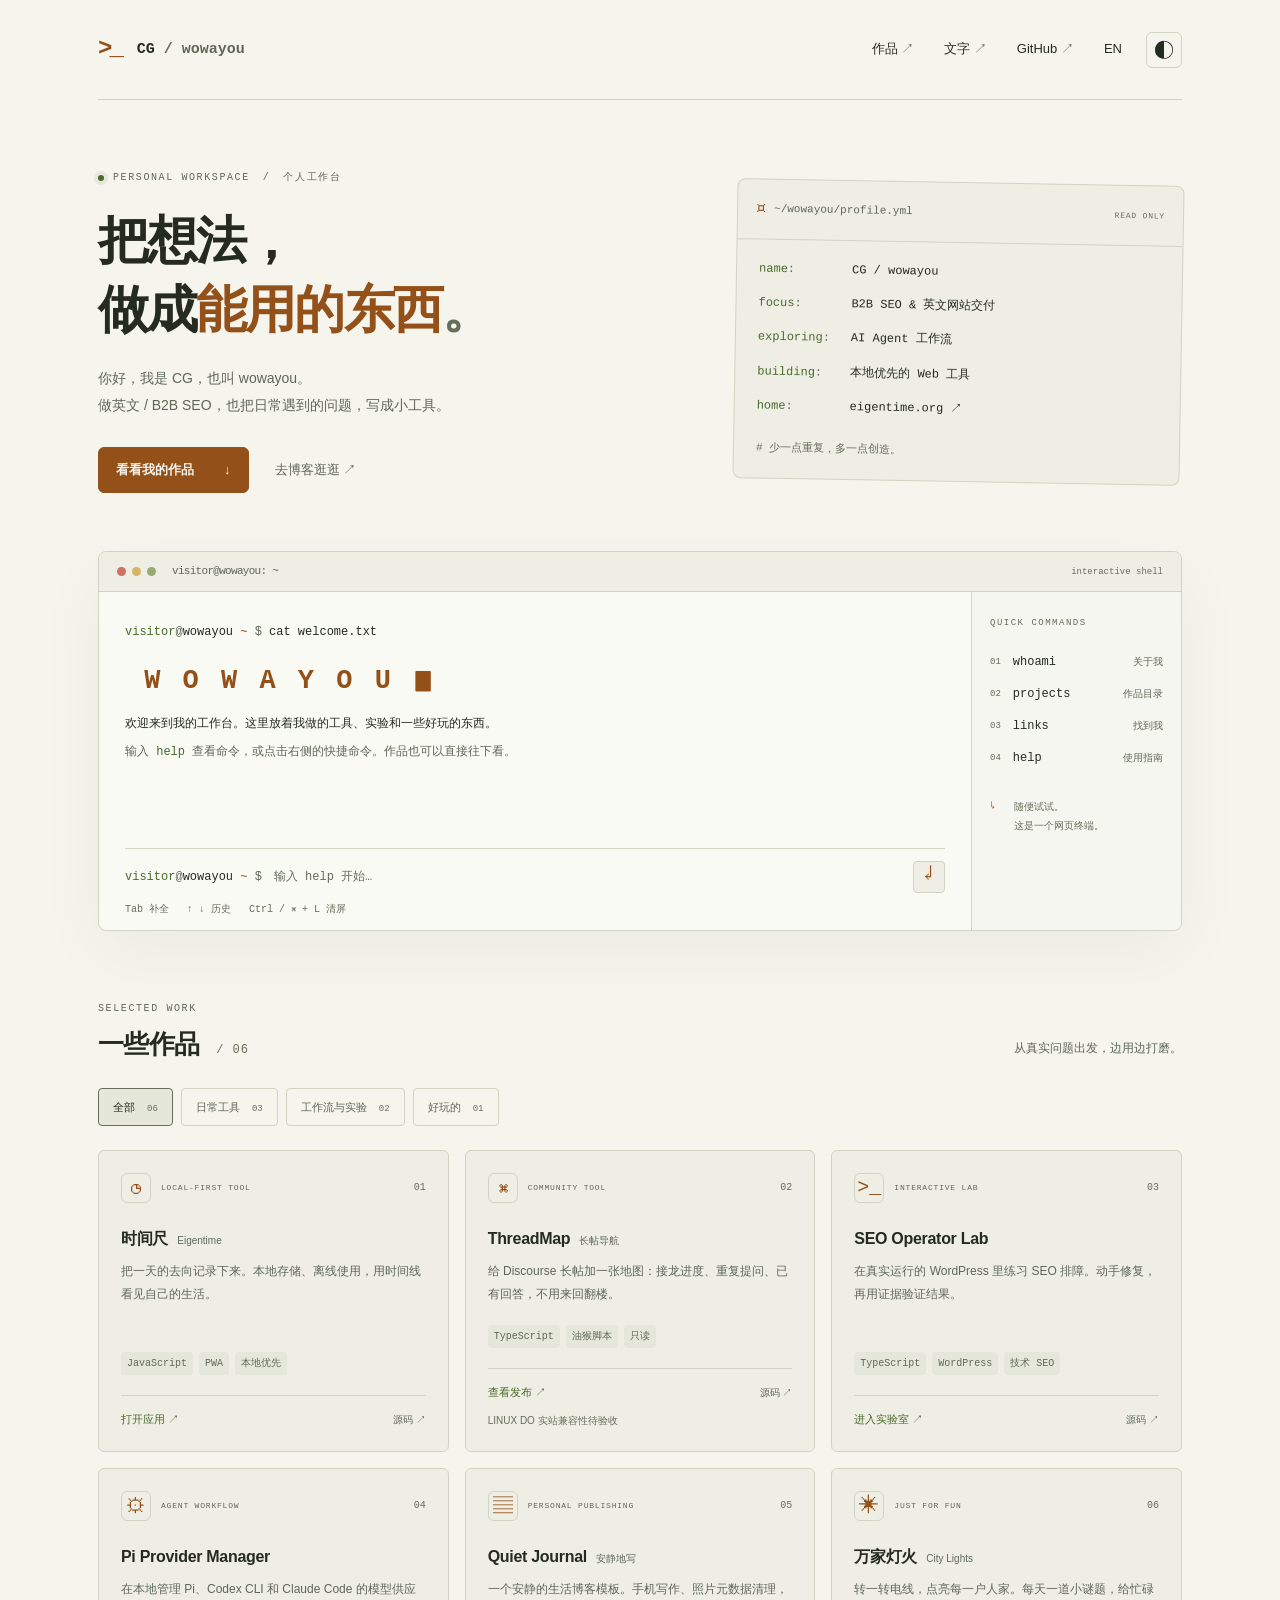
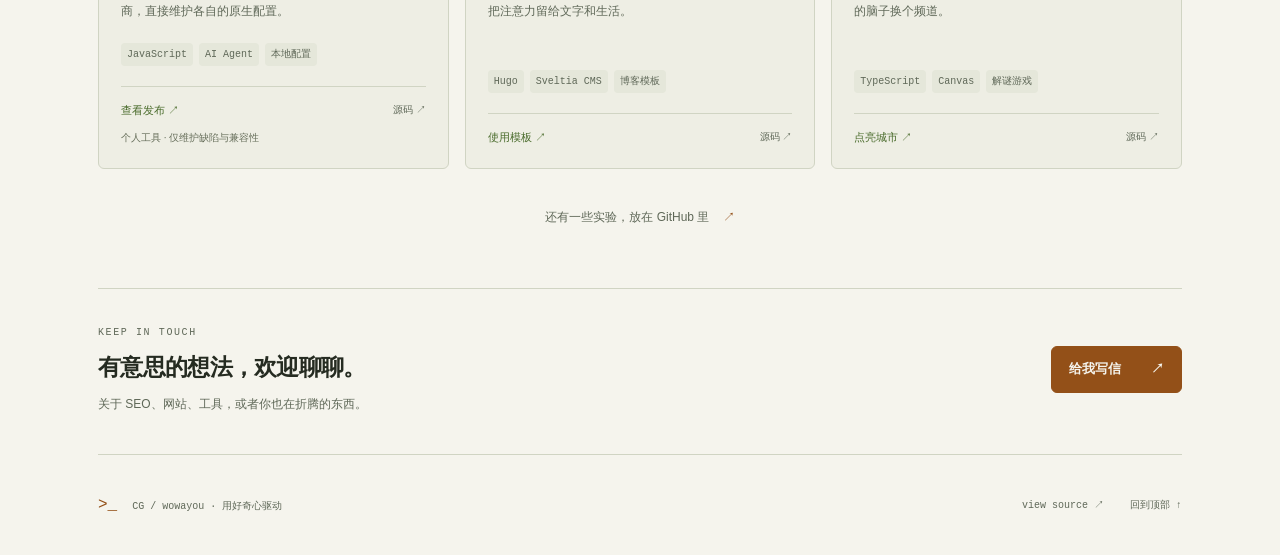
<file: docs/index.html>
<!doctype html>
<html lang="zh-CN" data-theme="auto">
  <head>
    <meta charset="utf-8" />
    <meta name="viewport" content="width=device-width, initial-scale=1" />
    <meta name="color-scheme" content="dark light" />
    <meta
      name="theme-color"
      media="(prefers-color-scheme: dark)"
      content="#111310"
    />
    <meta
      name="theme-color"
      media="(prefers-color-scheme: light)"
      content="#f5f4ed"
    />
    <meta
      name="description"
      content="CG / wowayou 的个人作品集。B2B SEO、英文网站交付、AI Agent 工作流，以及本地优先的 Web 工具。"
    />
    <link rel="canonical" href="https://wowayou.github.io/wowayou/" />
    <link
      rel="alternate"
      hreflang="zh-CN"
      href="https://wowayou.github.io/wowayou/"
    />
    <link
      rel="alternate"
      hreflang="en"
      href="https://wowayou.github.io/wowayou/en/"
    />
    <link
      rel="alternate"
      hreflang="x-default"
      href="https://wowayou.github.io/wowayou/"
    />
    <meta
      http-equiv="Content-Security-Policy"
      content="default-src 'self'; script-src 'self'; style-src 'self'; img-src 'self'; font-src 'self'; connect-src 'none'; object-src 'none'; base-uri 'none'; form-action 'none'"
    />
    <meta property="og:type" content="website" />
    <meta property="og:locale" content="zh_CN" />
    <meta property="og:url" content="https://wowayou.github.io/wowayou/" />
    <meta property="og:title" content="CG / wowayou — 把想法做成能用的东西" />
    <meta
      property="og:description"
      content="B2B SEO · AI Agent 工作流 · 本地优先工具。来我的终端坐坐。"
    />
    <title>CG / wowayou — 个人作品集</title>
    <link rel="icon" href="./icon.svg" type="image/svg+xml" />
    <link rel="stylesheet" href="./styles.css" />
    <script src="./app.js" defer></script>
  </head>
  <body>
    <a class="skip-link" href="#projects">跳到作品</a>
    <div class="site-shell">
      <header class="site-header">
        <a class="brand" href="#top" aria-label="CG / wowayou 首页"
          ><span class="brand-mark" aria-hidden="true">&gt;_</span
          ><span>CG <span class="muted">/ wowayou</span></span></a
        >
        <nav aria-label="主导航">
          <a href="#projects">作品<span aria-hidden="true"> ↗</span></a
          ><a href="https://eigentime.org"
            >文字<span aria-hidden="true"> ↗</span></a
          ><a href="https://github.com/wowayou"
            >GitHub<span aria-hidden="true"> ↗</span></a
          ><a href="./en/" hreflang="en" lang="en">EN</a>
        </nav>
        <button
          class="theme-toggle js-only"
          type="button"
          aria-label="切换到浅色主题"
          title="切换主题"
        >
          <span aria-hidden="true">◐</span>
        </button>
      </header>

      <main id="top">
        <section class="intro" aria-labelledby="intro-title">
          <div class="intro-main">
            <p class="eyebrow">
              <span class="status-dot" aria-hidden="true"></span> PERSONAL
              WORKSPACE <span class="eyebrow-divider">/</span> 个人工作台
            </p>
            <h1 id="intro-title">
              把想法，<br />做成<span class="accent">能用的东西</span
              ><span class="heading-period">。</span>
            </h1>
            <p class="intro-description">
              你好，我是 CG，也叫 wowayou。<br />做英文 / B2B
              SEO，也把日常遇到的问题，写成小工具。
            </p>
            <div class="intro-actions">
              <a class="primary-link" href="#projects"
                >看看我的作品 <span aria-hidden="true">↓</span></a
              ><a class="text-link" href="https://eigentime.org"
                >去博客逛逛 <span aria-hidden="true">↗</span></a
              >
            </div>
          </div>
          <aside class="profile-file" aria-label="个人简介">
            <div class="file-heading">
              <span aria-hidden="true">⌑</span> ~/wowayou/profile.yml
              <span class="file-label">READ ONLY</span>
            </div>
            <dl>
              <div>
                <dt>name</dt>
                <dd>CG / wowayou</dd>
              </div>
              <div>
                <dt>focus</dt>
                <dd>B2B SEO &amp; 英文网站交付</dd>
              </div>
              <div>
                <dt>exploring</dt>
                <dd>AI Agent 工作流</dd>
              </div>
              <div>
                <dt>building</dt>
                <dd>本地优先的 Web 工具</dd>
              </div>
              <div>
                <dt>home</dt>
                <dd><a href="https://eigentime.org">eigentime.org ↗</a></dd>
              </div>
            </dl>
            <p class="file-comment"># 少一点重复，多一点创造。</p>
          </aside>
        </section>

        <section class="terminal js-only" aria-labelledby="terminal-title">
          <div class="terminal-titlebar">
            <div class="window-dots" aria-hidden="true">
              <i></i><i></i><i></i>
            </div>
            <h2 id="terminal-title">visitor@wowayou: ~</h2>
            <span class="terminal-type">interactive shell</span>
          </div>
          <div class="terminal-layout">
            <div class="terminal-main">
              <div
                id="terminal-output"
                class="terminal-output"
                role="region"
                aria-label="终端输出"
                tabindex="0"
              >
                <div class="terminal-entry welcome">
                  <p class="command-echo">
                    <span>visitor</span><span class="muted">@</span>wowayou
                    <span class="path">~</span> <span class="muted">$</span> cat
                    welcome.txt
                  </p>
                  <pre
                    class="wordmark"
                    aria-label="WOWAYOU"
                  > W O W A Y O U <span aria-hidden="true">▊</span></pre>
                  <p>
                    欢迎来到我的工作台。这里放着我做的工具、实验和一些好玩的东西。
                  </p>
                  <p class="terminal-muted">
                    输入
                    <strong>help</strong>
                    查看命令，或点击右侧的快捷命令。作品也可以直接往下看。
                  </p>
                </div>
              </div>
              <form id="terminal-form" class="terminal-form" autocomplete="off">
                <label for="terminal-input"
                  ><span class="prompt-user">visitor</span
                  ><span class="muted">@</span>wowayou
                  <span class="path">~</span> <span class="muted">$</span
                  ><span class="sr-only"> 输入命令</span></label
                >
                <input
                  id="terminal-input"
                  name="command"
                  type="text"
                  maxlength="200"
                  placeholder="输入 help 开始…"
                  spellcheck="false"
                  autocapitalize="off"
                  enterkeyhint="send"
                  aria-describedby="terminal-hint"
                />
                <button type="submit" aria-label="执行命令" title="执行命令">
                  ↵
                </button>
              </form>
              <p class="terminal-hint" id="terminal-hint">
                Tab 补全 <span>↑ ↓ 历史</span><span>Ctrl / ⌘ + L 清屏</span>
              </p>
            </div>
            <aside class="terminal-sidebar" aria-label="快捷命令">
              <p class="sidebar-heading">QUICK COMMANDS</p>
              <button type="button" data-command="whoami">
                <span>01</span> whoami <small>关于我</small></button
              ><button type="button" data-command="projects">
                <span>02</span> projects <small>作品目录</small></button
              ><button type="button" data-command="links">
                <span>03</span> links <small>找到我</small></button
              ><button type="button" data-command="help">
                <span>04</span> help <small>使用指南</small>
              </button>
              <p class="sidebar-note">
                <span aria-hidden="true">↳</span>
                随便试试。<br />这是一个网页终端。
              </p>
            </aside>
          </div>
          <div
            id="terminal-status"
            class="sr-only"
            role="status"
            aria-live="polite"
            aria-atomic="true"
          ></div>
        </section>

        <section
          id="projects"
          class="projects-section"
          aria-labelledby="projects-title"
        >
          <div class="section-heading">
            <div>
              <p class="eyebrow">SELECTED WORK</p>
              <h2 id="projects-title">
                一些作品<span class="section-count">/ 06</span>
              </h2>
            </div>
            <p class="section-description">从真实问题出发，边用边打磨。</p>
          </div>
          <div
            class="project-filters js-only"
            role="group"
            aria-label="按项目类型筛选"
          >
            <button type="button" data-filter="all" aria-pressed="true">
              全部 <span>06</span></button
            ><button type="button" data-filter="tool" aria-pressed="false">
              日常工具 <span>03</span></button
            ><button type="button" data-filter="workflow" aria-pressed="false">
              工作流与实验 <span>02</span></button
            ><button type="button" data-filter="play" aria-pressed="false">
              好玩的 <span>01</span>
            </button>
          </div>
          <p id="filter-status" class="sr-only" role="status"></p>
          <div class="project-grid">
            <article
              class="project-card"
              data-category="tool"
              data-slug="time-logger"
              data-title="时间尺"
              data-summary="本地优先的时间记录工具，记录一天的去向，支持离线使用、备份和 Markdown 摘要。"
            >
              <div class="card-top">
                <span class="project-icon" aria-hidden="true">◷</span
                ><span class="project-kind">LOCAL-FIRST TOOL</span
                ><span class="project-number">01</span>
              </div>
              <h3>时间尺 <span>Eigentime</span></h3>
              <p>
                把一天的去向记录下来。本地存储、离线使用，用时间线看见自己的生活。
              </p>
              <div class="project-tags">
                <span>JavaScript</span><span>PWA</span><span>本地优先</span>
              </div>
              <div class="card-links">
                <a data-live href="https://time.eigentime.org/app/"
                  >打开应用 ↗</a
                ><a
                  data-source
                  href="https://github.com/wowayou/time-logger"
                  aria-label="时间尺 GitHub 源码"
                  >源码 ↗</a
                >
              </div>
            </article>
            <article
              class="project-card"
              data-category="tool"
              data-slug="threadmap-panel"
              data-title="ThreadMap"
              data-summary="Discourse 只读油猴脚本，查看接龙进度、查找重复提问与已有回答；LINUX DO 实站兼容性仍待人工验收。"
            >
              <div class="card-top">
                <span class="project-icon" aria-hidden="true">⌘</span
                ><span class="project-kind">COMMUNITY TOOL</span
                ><span class="project-number">02</span>
              </div>
              <h3>ThreadMap <span>长帖导航</span></h3>
              <p>
                给 Discourse
                长帖加一张地图：接龙进度、重复提问、已有回答，不用来回翻楼。
              </p>
              <div class="project-tags">
                <span>TypeScript</span><span>油猴脚本</span><span>只读</span>
              </div>
              <div class="card-links">
                <a
                  data-live
                  href="https://github.com/wowayou/threadmap-panel/releases"
                  >查看发布 ↗</a
                ><a
                  data-source
                  href="https://github.com/wowayou/threadmap-panel"
                  aria-label="ThreadMap GitHub 源码"
                  >源码 ↗</a
                >
              </div>
              <p class="project-note">LINUX DO 实站兼容性待验收</p>
            </article>
            <article
              class="project-card"
              data-category="workflow"
              data-slug="seo-operator-lab"
              data-title="SEO Operator Lab"
              data-summary="WordPress SEO 排障实验室，通过动手修复、验证和回归检查练习技术 SEO。"
            >
              <div class="card-top">
                <span class="project-icon" aria-hidden="true">&gt;_</span
                ><span class="project-kind">INTERACTIVE LAB</span
                ><span class="project-number">03</span>
              </div>
              <h3>SEO Operator Lab</h3>
              <p>
                在真实运行的 WordPress 里练习 SEO
                排障。动手修复，再用证据验证结果。
              </p>
              <div class="project-tags">
                <span>TypeScript</span><span>WordPress</span
                ><span>技术 SEO</span>
              </div>
              <div class="card-links">
                <a data-live href="https://seolab.eigentime.org/"
                  >进入实验室 ↗</a
                ><a
                  data-source
                  href="https://github.com/wowayou/seo-operator-lab"
                  aria-label="SEO Operator Lab GitHub 源码"
                  >源码 ↗</a
                >
              </div>
            </article>
            <article
              class="project-card"
              data-category="workflow"
              data-slug="pi-provider-manager"
              data-title="Pi Provider Manager"
              data-summary="在本地管理 Pi、Codex CLI 与 Claude Code 的模型供应商和原生配置；已冻结为个人工具。"
            >
              <div class="card-top">
                <span class="project-icon" aria-hidden="true">⚙</span
                ><span class="project-kind">AGENT WORKFLOW</span
                ><span class="project-number">04</span>
              </div>
              <h3>Pi Provider Manager</h3>
              <p>
                在本地管理 Pi、Codex CLI 和 Claude Code
                的模型供应商，直接维护各自的原生配置。
              </p>
              <div class="project-tags">
                <span>JavaScript</span><span>AI Agent</span
                ><span>本地配置</span>
              </div>
              <div class="card-links">
                <a
                  data-live
                  href="https://github.com/wowayou/pi-provider-manager/releases/latest"
                  >查看发布 ↗</a
                ><a
                  data-source
                  href="https://github.com/wowayou/pi-provider-manager"
                  aria-label="Pi Provider Manager GitHub 源码"
                  >源码 ↗</a
                >
              </div>
              <p class="project-note">个人工具 · 仅维护缺陷与兼容性</p>
            </article>
            <article
              class="project-card"
              data-category="tool"
              data-slug="quiet-journal-template"
              data-title="Quiet Journal"
              data-summary="安静的 Hugo 生活博客模板，支持手机写作与照片元数据清理，访客页面不加载第三方资源。"
            >
              <div class="card-top">
                <span class="project-icon" aria-hidden="true">▤</span
                ><span class="project-kind">PERSONAL PUBLISHING</span
                ><span class="project-number">05</span>
              </div>
              <h3>Quiet Journal <span>安静地写</span></h3>
              <p>
                一个安静的生活博客模板。手机写作、照片元数据清理，把注意力留给文字和生活。
              </p>
              <div class="project-tags">
                <span>Hugo</span><span>Sveltia CMS</span><span>博客模板</span>
              </div>
              <div class="card-links">
                <a
                  data-live
                  href="https://github.com/wowayou/quiet-journal-template#用这个模板建站"
                  >使用模板 ↗</a
                ><a
                  data-source
                  href="https://github.com/wowayou/quiet-journal-template"
                  aria-label="Quiet Journal GitHub 源码"
                  >源码 ↗</a
                >
              </div>
            </article>
            <article
              class="project-card"
              data-category="play"
              data-slug="city-lights"
              data-title="万家灯火"
              data-summary="转动电线、点亮每一户人家的浏览器解谜小游戏，支持今日一题、闯关与回放。"
            >
              <div class="card-top">
                <span class="project-icon" aria-hidden="true">✳</span
                ><span class="project-kind">JUST FOR FUN</span
                ><span class="project-number">06</span>
              </div>
              <h3>万家灯火 <span>City Lights</span></h3>
              <p>
                转一转电线，点亮每一户人家。每天一道小谜题，给忙碌的脑子换个频道。
              </p>
              <div class="project-tags">
                <span>TypeScript</span><span>Canvas</span><span>解谜游戏</span>
              </div>
              <div class="card-links">
                <a data-live href="https://wowayou.github.io/city-lights/"
                  >点亮城市 ↗</a
                ><a
                  data-source
                  href="https://github.com/wowayou/city-lights"
                  aria-label="万家灯火 GitHub 源码"
                  >源码 ↗</a
                >
              </div>
            </article>
          </div>
          <a
            class="all-projects"
            href="https://github.com/wowayou?tab=repositories"
            >还有一些实验，放在 GitHub 里 <span aria-hidden="true">↗</span></a
          >
        </section>

        <section class="contact-section" aria-labelledby="contact-title">
          <div>
            <p class="eyebrow">KEEP IN TOUCH</p>
            <h2 id="contact-title">有意思的想法，欢迎聊聊。</h2>
            <p>关于 SEO、网站、工具，或者你也在折腾的东西。</p>
          </div>
          <a class="primary-link" href="mailto:contact@eigentime.org"
            >给我写信 <span aria-hidden="true">↗</span></a
          >
        </section>
      </main>
      <footer class="site-footer">
        <p>
          <span class="footer-prompt" aria-hidden="true">&gt;_</span> CG /
          wowayou <span class="muted">· 用好奇心驱动</span>
        </p>
        <a href="https://github.com/wowayou/wowayou">view source ↗</a
        ><a href="#top">回到顶部 ↑</a>
      </footer>
    </div>
  </body>
</html>
</file>
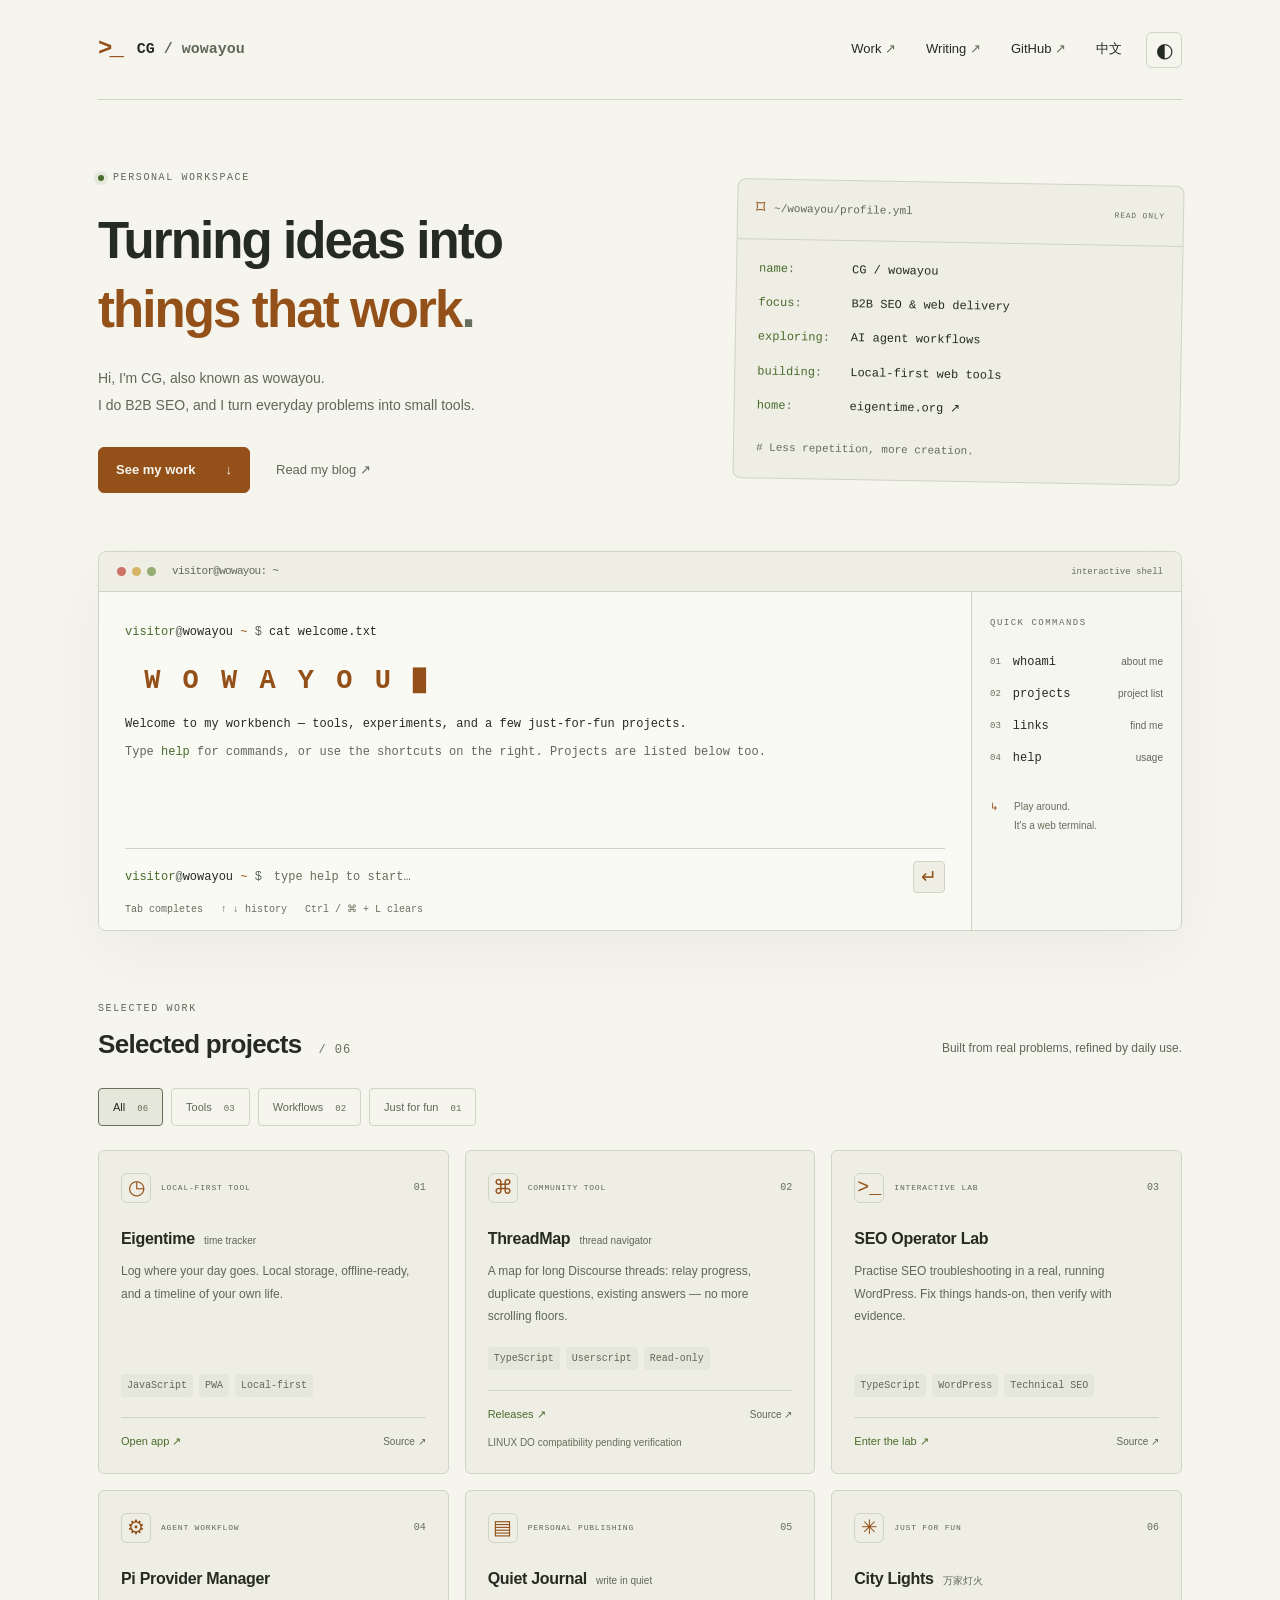
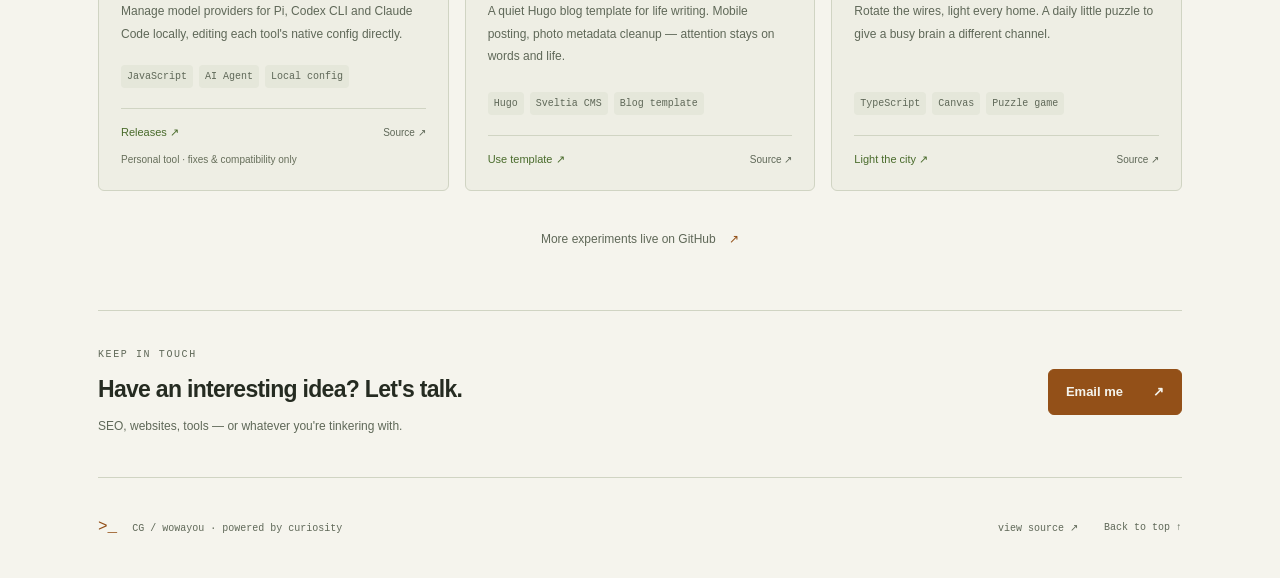
<file: docs/en/index.html>
<!doctype html>
<html lang="en" data-theme="auto">
  <head>
    <meta charset="utf-8" />
    <meta name="viewport" content="width=device-width, initial-scale=1" />
    <meta name="color-scheme" content="dark light" />
    <meta
      name="theme-color"
      media="(prefers-color-scheme: dark)"
      content="#111310"
    />
    <meta
      name="theme-color"
      media="(prefers-color-scheme: light)"
      content="#f5f4ed"
    />
    <meta
      name="description"
      content="Personal portfolio of CG / wowayou. B2B SEO, web delivery, AI agent workflows, and local-first web tools."
    />
    <link rel="canonical" href="https://wowayou.github.io/wowayou/en/" />
    <link
      rel="alternate"
      hreflang="zh-CN"
      href="https://wowayou.github.io/wowayou/"
    />
    <link
      rel="alternate"
      hreflang="en"
      href="https://wowayou.github.io/wowayou/en/"
    />
    <link
      rel="alternate"
      hreflang="x-default"
      href="https://wowayou.github.io/wowayou/"
    />
    <meta
      http-equiv="Content-Security-Policy"
      content="default-src 'self'; script-src 'self'; style-src 'self'; img-src 'self'; font-src 'self'; connect-src 'none'; object-src 'none'; base-uri 'none'; form-action 'none'"
    />
    <meta property="og:type" content="website" />
    <meta property="og:locale" content="en_US" />
    <meta property="og:url" content="https://wowayou.github.io/wowayou/en/" />
    <meta property="og:title" content="CG / wowayou — Ideas, made usable" />
    <meta
      property="og:description"
      content="B2B SEO · AI agent workflows · local-first tools. Welcome to my terminal."
    />
    <title>CG / wowayou — Portfolio</title>
    <link rel="icon" href="../icon.svg" type="image/svg+xml" />
    <link rel="stylesheet" href="../styles.css" />
    <script src="../app.js" defer></script>
  </head>
  <body>
    <a class="skip-link" href="#projects">Skip to projects</a>
    <div class="site-shell">
      <header class="site-header">
        <a class="brand" href="#top" aria-label="CG / wowayou home"
          ><span class="brand-mark" aria-hidden="true">&gt;_</span
          ><span>CG <span class="muted">/ wowayou</span></span></a
        >
        <nav aria-label="Primary">
          <a href="#projects">Work<span aria-hidden="true"> ↗</span></a
          ><a href="https://eigentime.org"
            >Writing<span aria-hidden="true"> ↗</span></a
          ><a href="https://github.com/wowayou"
            >GitHub<span aria-hidden="true"> ↗</span></a
          ><a href="../" hreflang="zh-CN" lang="zh-CN">中文</a>
        </nav>
        <button
          class="theme-toggle js-only"
          type="button"
          aria-label="Switch to light theme"
          title="Toggle theme"
        >
          <span aria-hidden="true">◐</span>
        </button>
      </header>

      <main id="top">
        <section class="intro" aria-labelledby="intro-title">
          <div class="intro-main">
            <p class="eyebrow">
              <span class="status-dot" aria-hidden="true"></span> PERSONAL
              WORKSPACE
            </p>
            <h1 id="intro-title">
              Turning ideas into<br /><span class="accent"
                >things that work</span
              ><span class="heading-period">.</span>
            </h1>
            <p class="intro-description">
              Hi, I'm CG, also known as wowayou.<br />I do B2B SEO, and I turn
              everyday problems into small tools.
            </p>
            <div class="intro-actions">
              <a class="primary-link" href="#projects"
                >See my work <span aria-hidden="true">↓</span></a
              ><a class="text-link" href="https://eigentime.org"
                >Read my blog <span aria-hidden="true">↗</span></a
              >
            </div>
          </div>
          <aside class="profile-file" aria-label="Profile">
            <div class="file-heading">
              <span aria-hidden="true">⌑</span> ~/wowayou/profile.yml
              <span class="file-label">READ ONLY</span>
            </div>
            <dl>
              <div>
                <dt>name</dt>
                <dd>CG / wowayou</dd>
              </div>
              <div>
                <dt>focus</dt>
                <dd>B2B SEO &amp; web delivery</dd>
              </div>
              <div>
                <dt>exploring</dt>
                <dd>AI agent workflows</dd>
              </div>
              <div>
                <dt>building</dt>
                <dd>Local-first web tools</dd>
              </div>
              <div>
                <dt>home</dt>
                <dd><a href="https://eigentime.org">eigentime.org ↗</a></dd>
              </div>
            </dl>
            <p class="file-comment"># Less repetition, more creation.</p>
          </aside>
        </section>

        <section class="terminal js-only" aria-labelledby="terminal-title">
          <div class="terminal-titlebar">
            <div class="window-dots" aria-hidden="true">
              <i></i><i></i><i></i>
            </div>
            <h2 id="terminal-title">visitor@wowayou: ~</h2>
            <span class="terminal-type">interactive shell</span>
          </div>
          <div class="terminal-layout">
            <div class="terminal-main">
              <div
                id="terminal-output"
                class="terminal-output"
                role="region"
                aria-label="Terminal output"
                tabindex="0"
              >
                <div class="terminal-entry welcome">
                  <p class="command-echo">
                    <span>visitor</span><span class="muted">@</span>wowayou
                    <span class="path">~</span> <span class="muted">$</span> cat
                    welcome.txt
                  </p>
                  <pre
                    class="wordmark"
                    aria-label="WOWAYOU"
                  > W O W A Y O U <span aria-hidden="true">▊</span></pre>
                  <p>
                    Welcome to my workbench — tools, experiments, and a few
                    just-for-fun projects.
                  </p>
                  <p class="terminal-muted">
                    Type
                    <strong>help</strong>
                    for commands, or use the shortcuts on the right. Projects
                    are listed below too.
                  </p>
                </div>
              </div>
              <form id="terminal-form" class="terminal-form" autocomplete="off">
                <label for="terminal-input"
                  ><span class="prompt-user">visitor</span
                  ><span class="muted">@</span>wowayou
                  <span class="path">~</span> <span class="muted">$</span
                  ><span class="sr-only"> Enter a command</span></label
                >
                <input
                  id="terminal-input"
                  name="command"
                  type="text"
                  maxlength="200"
                  placeholder="type help to start…"
                  spellcheck="false"
                  autocapitalize="off"
                  enterkeyhint="send"
                  aria-describedby="terminal-hint"
                />
                <button type="submit" aria-label="Run command" title="Run command">
                  ↵
                </button>
              </form>
              <p class="terminal-hint" id="terminal-hint">
                Tab completes <span>↑ ↓ history</span
                ><span>Ctrl / ⌘ + L clears</span>
              </p>
            </div>
            <aside class="terminal-sidebar" aria-label="Quick commands">
              <p class="sidebar-heading">QUICK COMMANDS</p>
              <button type="button" data-command="whoami">
                <span>01</span> whoami <small>about me</small></button
              ><button type="button" data-command="projects">
                <span>02</span> projects <small>project list</small></button
              ><button type="button" data-command="links">
                <span>03</span> links <small>find me</small></button
              ><button type="button" data-command="help">
                <span>04</span> help <small>usage</small>
              </button>
              <p class="sidebar-note">
                <span aria-hidden="true">↳</span>
                Play around.<br />It's a web terminal.
              </p>
            </aside>
          </div>
          <div
            id="terminal-status"
            class="sr-only"
            role="status"
            aria-live="polite"
            aria-atomic="true"
          ></div>
        </section>

        <section
          id="projects"
          class="projects-section"
          aria-labelledby="projects-title"
        >
          <div class="section-heading">
            <div>
              <p class="eyebrow">SELECTED WORK</p>
              <h2 id="projects-title">
                Selected projects<span class="section-count">/ 06</span>
              </h2>
            </div>
            <p class="section-description">
              Built from real problems, refined by daily use.
            </p>
          </div>
          <div
            class="project-filters js-only"
            role="group"
            aria-label="Filter projects by type"
          >
            <button type="button" data-filter="all" aria-pressed="true">
              All <span>06</span></button
            ><button type="button" data-filter="tool" aria-pressed="false">
              Tools <span>03</span></button
            ><button type="button" data-filter="workflow" aria-pressed="false">
              Workflows <span>02</span></button
            ><button type="button" data-filter="play" aria-pressed="false">
              Just for fun <span>01</span>
            </button>
          </div>
          <p id="filter-status" class="sr-only" role="status"></p>
          <div class="project-grid">
            <article
              class="project-card"
              data-category="tool"
              data-slug="time-logger"
              data-title="Eigentime"
              data-summary="A local-first time tracker for where your day goes, with offline support, backup, and Markdown summaries."
            >
              <div class="card-top">
                <span class="project-icon" aria-hidden="true">◷</span
                ><span class="project-kind">LOCAL-FIRST TOOL</span
                ><span class="project-number">01</span>
              </div>
              <h3>Eigentime <span>time tracker</span></h3>
              <p>
                Log where your day goes. Local storage, offline-ready, and a
                timeline of your own life.
              </p>
              <div class="project-tags">
                <span>JavaScript</span><span>PWA</span><span>Local-first</span>
              </div>
              <div class="card-links">
                <a data-live href="https://time.eigentime.org/app/"
                  >Open app ↗</a
                ><a
                  data-source
                  href="https://github.com/wowayou/time-logger"
                  aria-label="Eigentime source on GitHub"
                  >Source ↗</a
                >
              </div>
            </article>
            <article
              class="project-card"
              data-category="tool"
              data-slug="threadmap-panel"
              data-title="ThreadMap"
              data-summary="A read-only Discourse userscript for relay progress, duplicate questions and existing answers; LINUX DO compatibility pending manual verification."
            >
              <div class="card-top">
                <span class="project-icon" aria-hidden="true">⌘</span
                ><span class="project-kind">COMMUNITY TOOL</span
                ><span class="project-number">02</span>
              </div>
              <h3>ThreadMap <span>thread navigator</span></h3>
              <p>
                A map for long Discourse threads: relay progress, duplicate
                questions, existing answers — no more scrolling floors.
              </p>
              <div class="project-tags">
                <span>TypeScript</span><span>Userscript</span
                ><span>Read-only</span>
              </div>
              <div class="card-links">
                <a
                  data-live
                  href="https://github.com/wowayou/threadmap-panel/releases"
                  >Releases ↗</a
                ><a
                  data-source
                  href="https://github.com/wowayou/threadmap-panel"
                  aria-label="ThreadMap source on GitHub"
                  >Source ↗</a
                >
              </div>
              <p class="project-note">LINUX DO compatibility pending verification</p>
            </article>
            <article
              class="project-card"
              data-category="workflow"
              data-slug="seo-operator-lab"
              data-title="SEO Operator Lab"
              data-summary="A WordPress SEO troubleshooting lab: practise fixes, verification and regression checks hands-on."
            >
              <div class="card-top">
                <span class="project-icon" aria-hidden="true">&gt;_</span
                ><span class="project-kind">INTERACTIVE LAB</span
                ><span class="project-number">03</span>
              </div>
              <h3>SEO Operator Lab</h3>
              <p>
                Practise SEO troubleshooting in a real, running WordPress. Fix
                things hands-on, then verify with evidence.
              </p>
              <div class="project-tags">
                <span>TypeScript</span><span>WordPress</span
                ><span>Technical SEO</span>
              </div>
              <div class="card-links">
                <a data-live href="https://seolab.eigentime.org/"
                  >Enter the lab ↗</a
                ><a
                  data-source
                  href="https://github.com/wowayou/seo-operator-lab"
                  aria-label="SEO Operator Lab source on GitHub"
                  >Source ↗</a
                >
              </div>
            </article>
            <article
              class="project-card"
              data-category="workflow"
              data-slug="pi-provider-manager"
              data-title="Pi Provider Manager"
              data-summary="Manage model providers and native configs for Pi, Codex CLI and Claude Code locally; frozen as a personal tool."
            >
              <div class="card-top">
                <span class="project-icon" aria-hidden="true">⚙</span
                ><span class="project-kind">AGENT WORKFLOW</span
                ><span class="project-number">04</span>
              </div>
              <h3>Pi Provider Manager</h3>
              <p>
                Manage model providers for Pi, Codex CLI and Claude Code locally,
                editing each tool's native config directly.
              </p>
              <div class="project-tags">
                <span>JavaScript</span><span>AI Agent</span
                ><span>Local config</span>
              </div>
              <div class="card-links">
                <a
                  data-live
                  href="https://github.com/wowayou/pi-provider-manager/releases/latest"
                  >Releases ↗</a
                ><a
                  data-source
                  href="https://github.com/wowayou/pi-provider-manager"
                  aria-label="Pi Provider Manager source on GitHub"
                  >Source ↗</a
                >
              </div>
              <p class="project-note">Personal tool · fixes &amp; compatibility only</p>
            </article>
            <article
              class="project-card"
              data-category="tool"
              data-slug="quiet-journal-template"
              data-title="Quiet Journal"
              data-summary="A quiet Hugo life-blog template with mobile posting and photo metadata cleanup; no third-party requests for visitors."
            >
              <div class="card-top">
                <span class="project-icon" aria-hidden="true">▤</span
                ><span class="project-kind">PERSONAL PUBLISHING</span
                ><span class="project-number">05</span>
              </div>
              <h3>Quiet Journal <span>write in quiet</span></h3>
              <p>
                A quiet Hugo blog template for life writing. Mobile posting,
                photo metadata cleanup — attention stays on words and life.
              </p>
              <div class="project-tags">
                <span>Hugo</span><span>Sveltia CMS</span
                ><span>Blog template</span>
              </div>
              <div class="card-links">
                <a
                  data-live
                  href="https://github.com/wowayou/quiet-journal-template#用这个模板建站"
                  >Use template ↗</a
                ><a
                  data-source
                  href="https://github.com/wowayou/quiet-journal-template"
                  aria-label="Quiet Journal source on GitHub"
                  >Source ↗</a
                >
              </div>
            </article>
            <article
              class="project-card"
              data-category="play"
              data-slug="city-lights"
              data-title="City Lights"
              data-summary="A browser puzzle game: rotate wires to light every home, with daily puzzles, levels and replay."
            >
              <div class="card-top">
                <span class="project-icon" aria-hidden="true">✳</span
                ><span class="project-kind">JUST FOR FUN</span
                ><span class="project-number">06</span>
              </div>
              <h3>City Lights <span>万家灯火</span></h3>
              <p>
                Rotate the wires, light every home. A daily little puzzle to
                give a busy brain a different channel.
              </p>
              <div class="project-tags">
                <span>TypeScript</span><span>Canvas</span
                ><span>Puzzle game</span>
              </div>
              <div class="card-links">
                <a data-live href="https://wowayou.github.io/city-lights/"
                  >Light the city ↗</a
                ><a
                  data-source
                  href="https://github.com/wowayou/city-lights"
                  aria-label="City Lights source on GitHub"
                  >Source ↗</a
                >
              </div>
            </article>
          </div>
          <a
            class="all-projects"
            href="https://github.com/wowayou?tab=repositories"
            >More experiments live on GitHub <span aria-hidden="true">↗</span></a
          >
        </section>

        <section class="contact-section" aria-labelledby="contact-title">
          <div>
            <p class="eyebrow">KEEP IN TOUCH</p>
            <h2 id="contact-title">Have an interesting idea? Let's talk.</h2>
            <p>SEO, websites, tools — or whatever you're tinkering with.</p>
          </div>
          <a class="primary-link" href="mailto:contact@eigentime.org"
            >Email me <span aria-hidden="true">↗</span></a
          >
        </section>
      </main>
      <footer class="site-footer">
        <p>
          <span class="footer-prompt" aria-hidden="true">&gt;_</span> CG /
          wowayou <span class="muted">· powered by curiosity</span>
        </p>
        <a href="https://github.com/wowayou/wowayou">view source ↗</a
        ><a href="#top">Back to top ↑</a>
      </footer>
    </div>
  </body>
</html>
</file>
<file: docs/styles.css>
@charset "UTF-8";
:root {
  color-scheme: dark;
  --bg: #111310;
  --surface: #181b16;
  --terminal: #0d0f0c;
  --raised: #20241d;
  --text: #eeeee5;
  --muted: #a0a596;
  --dim: #8b9182;
  --border: #30362a;
  --accent: #edaf69;
  --green: #b2cc8a;
  --shadow: 0 22px 70px #0003;
  --mono: "SFMono-Regular", Consolas, "Liberation Mono", monospace;
  --sans:
    Inter, -apple-system, BlinkMacSystemFont, "Segoe UI", "PingFang SC",
    "Microsoft YaHei", sans-serif;
}
:root[data-theme="light"] {
  color-scheme: light;
  --bg: #f5f4ed;
  --surface: #eeeee4;
  --terminal: #fafaf5;
  --raised: #e5e7da;
  --text: #252b21;
  --muted: #5f6858;
  --dim: #666e5a;
  --border: #d0d4c3;
  --accent: #935018;
  --green: #496b2b;
  --shadow: 0 22px 70px #2028100b;
}
@media (prefers-color-scheme: light) {
  :root[data-theme="auto"] {
    color-scheme: light;
    --bg: #f5f4ed;
    --surface: #eeeee4;
    --terminal: #fafaf5;
    --raised: #e5e7da;
    --text: #252b21;
    --muted: #5f6858;
    --dim: #666e5a;
    --border: #d0d4c3;
    --accent: #935018;
    --green: #496b2b;
    --shadow: 0 22px 70px #2028100b;
  }
}
* {
  box-sizing: border-box;
}
html {
  scroll-behavior: smooth;
  scroll-padding-top: 24px;
}
body {
  margin: 0;
  background: var(--bg);
  color: var(--text);
  font-family: var(--sans);
  font-size: 15px;
  line-height: 1.7;
  -webkit-font-smoothing: antialiased;
}
a {
  color: inherit;
  text-decoration: none;
}
button,
input {
  font: inherit;
}
button {
  color: inherit;
  cursor: pointer;
}
button,
a,
input {
  touch-action: manipulation;
}
a,
button {
  transition:
    color 0.15s,
    background 0.15s,
    border-color 0.15s;
}
a:hover {
  color: var(--accent);
}
:focus-visible {
  outline: 2px solid var(--accent);
  outline-offset: 5px;
}
::selection {
  background: var(--accent);
  color: var(--bg);
}
[hidden] {
  display: none !important;
}
.js-only {
  display: none;
}
.js .js-only {
  display: flex;
}
.muted {
  color: var(--muted);
}
.accent {
  color: var(--accent);
}
.site-shell {
  max-width: 1180px;
  margin: auto;
  padding: 0 48px;
}
.sr-only {
  position: absolute;
  width: 1px;
  height: 1px;
  padding: 0;
  margin: -1px;
  overflow: hidden;
  clip: rect(0, 0, 0, 0);
  white-space: nowrap;
  border: 0;
}
.skip-link {
  position: absolute;
  top: -80px;
  left: 20px;
  z-index: 10;
  background: var(--accent);
  color: var(--bg);
  padding: 10px 20px;
}
.skip-link:focus {
  top: 12px;
}
.site-header {
  min-height: 100px;
  display: flex;
  align-items: center;
  gap: 24px;
  border-bottom: 1px solid var(--border);
}
.brand {
  display: flex;
  align-items: center;
  gap: 12px;
  font-family: var(--mono);
  font-size: 15px;
  font-weight: 600;
  white-space: nowrap;
}
.brand-mark {
  color: var(--accent);
  font-size: 24px;
  letter-spacing: -3px;
  margin-right: 4px;
}
.site-header nav {
  display: flex;
  gap: 30px;
  margin-left: auto;
  font-size: 13px;
}
.site-header nav span {
  color: var(--dim);
}
.theme-toggle {
  width: 36px;
  height: 36px;
  border: 1px solid var(--border);
  border-radius: 6px;
  background: transparent;
  align-items: center;
  justify-content: center;
  font-size: 20px;
}
.theme-toggle:hover {
  background: var(--raised);
}
.intro {
  display: grid;
  grid-template-columns: 1.3fr 1fr;
  gap: 56px;
  padding: 70px 0 58px;
  align-items: center;
}
.eyebrow {
  display: flex;
  align-items: center;
  gap: 9px;
  color: var(--muted);
  font: 10px/1.5 var(--mono);
  letter-spacing: 1.6px;
  margin: 0 0 22px;
}
.status-dot {
  width: 6px;
  height: 6px;
  border-radius: 50%;
  background: var(--green);
  box-shadow: 0 0 0 4px color-mix(in srgb, var(--green) 9%, transparent);
}
.eyebrow-divider {
  color: var(--dim);
  margin: 0 4px;
}
h1 {
  font-size: clamp(32px, 4.25vw, 51px);
  line-height: 1.35;
  letter-spacing: -1.9px;
  font-weight: 650;
  margin: 0 0 20px;
}
.heading-period {
  color: var(--dim);
}
.intro-description {
  color: var(--muted);
  font-size: 14px;
  line-height: 1.95;
  margin: 0;
}
.intro-actions {
  display: flex;
  align-items: center;
  gap: 26px;
  margin-top: 28px;
}
.primary-link {
  display: inline-flex;
  align-items: center;
  justify-content: space-between;
  gap: 30px;
  background: var(--accent);
  color: var(--bg);
  padding: 11px 17px;
  border: 1px solid var(--accent);
  border-radius: 6px;
  font-size: 13px;
  font-weight: 600;
  white-space: nowrap;
}
.primary-link:hover {
  color: var(--bg);
  filter: brightness(1.1);
}
.text-link {
  font-size: 13px;
  color: var(--muted);
}
.profile-file {
  font-family: var(--mono);
  border: 1px solid var(--border);
  border-radius: 8px;
  background: var(--surface);
  font-size: 12px;
  transform: rotate(1deg);
}
.file-heading {
  display: flex;
  align-items: center;
  gap: 9px;
  border-bottom: 1px solid var(--border);
  padding: 14px 18px;
  color: var(--muted);
  font-size: 11px;
}
.file-heading > span:first-child {
  color: var(--accent);
  font-size: 18px;
}
.file-label {
  margin-left: auto;
  font-size: 8px;
  color: var(--dim);
  letter-spacing: 0.8px;
}
.profile-file dl {
  padding: 12px 22px 4px;
  margin: 0;
}
.profile-file dl div {
  display: grid;
  grid-template-columns: 85px 1fr;
  gap: 8px;
  padding: 7px 0;
}
.profile-file dt {
  color: var(--green);
}
.profile-file dt::after {
  content: ":";
  color: var(--dim);
}
.profile-file dd {
  margin: 0;
  overflow-wrap: anywhere;
}
.file-comment {
  padding: 0 22px 10px;
  color: var(--dim);
  font-size: 11px;
}
.terminal {
  border: 1px solid var(--border);
  border-radius: 8px;
  box-shadow: var(--shadow);
  overflow: hidden;
  background: var(--terminal);
  flex-direction: column;
}
.terminal-titlebar {
  display: flex;
  align-items: center;
  gap: 16px;
  background: var(--surface);
  border-bottom: 1px solid var(--border);
  padding: 11px 18px;
}
.window-dots {
  display: flex;
  gap: 6px;
}
.window-dots i {
  height: 9px;
  width: 9px;
  border-radius: 50%;
  background: #ce7167;
}
.window-dots i:nth-child(2) {
  background: #d6b566;
}
.window-dots i:nth-child(3) {
  background: #95ad72;
}
.terminal-titlebar h2 {
  font: 11px/1.5 var(--mono);
  color: var(--muted);
  margin: 0;
}
.terminal-type {
  margin-left: auto;
  font: 9px var(--mono);
  color: var(--dim);
}
.terminal-layout {
  display: grid;
  grid-template-columns: minmax(0, 1fr) 210px;
}
.terminal-main {
  min-width: 0;
  padding: 24px 26px 12px;
}
.terminal-output {
  height: 220px;
  overflow: auto;
  scrollbar-width: thin;
  scrollbar-color: var(--border) transparent;
  font: 12px/1.8 var(--mono);
  overflow-wrap: anywhere;
  padding: 0 6px 6px 0;
}
.terminal-output::-webkit-scrollbar {
  width: 8px;
}
.terminal-output::-webkit-scrollbar-thumb {
  background: var(--border);
  border-radius: 4px;
}
.terminal-output::-webkit-scrollbar-track {
  background: transparent;
}
.terminal-entry + .terminal-entry {
  margin-top: 22px;
}
.terminal-entry p {
  margin: 6px 0;
  white-space: pre-wrap;
}
/* pre-wrap keeps \n in command output; the static welcome markup is
   source-formatted, so its indentation must collapse normally. */
.terminal-entry.welcome p {
  white-space: normal;
}
.command-echo {
  color: var(--text);
  font-size: 12px;
}
.command-echo > span:first-child,
.prompt-user {
  color: var(--green);
}
.path {
  color: var(--accent);
}
.wordmark {
  font: 600 27px/1.5 var(--mono);
  letter-spacing: 3px;
  color: var(--accent);
  margin: 18px 0 12px;
}
.wordmark span {
  font-size: 21px;
}
.terminal-muted {
  color: var(--muted);
}
.terminal-muted strong {
  color: var(--green);
  font-weight: 400;
}
.terminal-output a {
  color: var(--green);
  text-decoration: underline;
  text-underline-offset: 4px;
}
.terminal-form {
  display: flex;
  align-items: center;
  gap: 10px;
  font: 12px var(--mono);
  border-top: 1px solid var(--border);
  padding-top: 12px;
  margin-top: 12px;
}
.terminal-form label {
  white-space: nowrap;
}
.terminal-form input {
  min-width: 0;
  flex: 1;
  background: none;
  border: 0;
  outline-offset: 2px;
  color: var(--text);
  font: inherit;
  caret-color: var(--accent);
  height: 32px;
}
.terminal-form input::placeholder {
  color: var(--dim);
  opacity: 1;
}
.terminal-form button {
  width: 32px;
  height: 32px;
  border: 1px solid var(--border);
  border-radius: 4px;
  background: var(--surface);
  color: var(--accent);
  font-size: 19px;
}
.terminal-hint {
  display: flex;
  gap: 18px;
  color: var(--dim);
  font: 10px/1.6 var(--mono);
  margin: 9px 0 0;
}
.terminal-sidebar {
  border-left: 1px solid var(--border);
  padding: 26px 18px;
  background: color-mix(in srgb, var(--surface) 35%, transparent);
}
.sidebar-heading {
  font: 9px var(--mono);
  letter-spacing: 1.5px;
  color: var(--dim);
  margin: 0 0 18px;
}
.terminal-sidebar button {
  width: 100%;
  display: flex;
  align-items: center;
  gap: 12px;
  border: 0;
  background: none;
  text-align: left;
  padding: 9px 0;
  font: 12px var(--mono);
}
.terminal-sidebar button:hover {
  color: var(--accent);
}
.terminal-sidebar button > span {
  font-size: 9px;
  color: var(--dim);
}
.terminal-sidebar button small {
  font: 10px var(--sans);
  margin-left: auto;
  color: var(--muted);
}
.sidebar-note {
  font: 10px/1.9 var(--sans);
  color: var(--dim);
  margin: 23px 0 0;
  padding-left: 24px;
  position: relative;
}
.sidebar-note span {
  position: absolute;
  left: 0;
  color: var(--accent);
}
.projects-section {
  padding: 70px 0 50px;
}
.section-heading {
  display: flex;
  align-items: end;
  justify-content: space-between;
  gap: 24px;
  margin-bottom: 24px;
}
.section-heading .eyebrow {
  margin-bottom: 9px;
}
h2 {
  font-size: 26px;
  font-weight: 600;
  letter-spacing: -0.7px;
  line-height: 1.5;
  margin: 0;
}
.section-count {
  font: 12px var(--mono);
  color: var(--dim);
  margin-left: 17px;
  letter-spacing: 1px;
}
.section-description {
  color: var(--muted);
  font-size: 12px;
  margin: 0 0 5px;
}
.project-filters {
  gap: 8px;
  flex-wrap: wrap;
  margin-bottom: 24px;
}
.project-filters button {
  background: transparent;
  border: 1px solid var(--border);
  padding: 7px 14px;
  min-height: 38px;
  border-radius: 4px;
  font-size: 11px;
  color: var(--muted);
}
.project-filters button[aria-pressed="true"] {
  background: var(--raised);
  color: var(--text);
  border-color: var(--dim);
}
.project-filters button:hover {
  color: var(--accent);
}
.project-filters button span {
  font: 9px var(--mono);
  color: var(--dim);
  margin-left: 9px;
}
.project-grid {
  display: grid;
  grid-template-columns: repeat(3, minmax(0, 1fr));
  gap: 16px;
}
.project-card {
  display: flex;
  flex-direction: column;
  padding: 22px;
  background: var(--surface);
  border: 1px solid var(--border);
  border-radius: 6px;
  min-width: 0;
  transition:
    border-color 0.2s,
    transform 0.2s;
}
.project-card:hover {
  border-color: var(--dim);
  transform: translateY(-3px);
}
.card-top {
  display: flex;
  align-items: center;
  gap: 10px;
  margin-bottom: 23px;
}
.project-icon {
  display: flex;
  align-items: center;
  justify-content: center;
  width: 30px;
  height: 30px;
  border: 1px solid var(--border);
  border-radius: 6px;
  color: var(--accent);
  font: 20px var(--mono);
}
.project-kind {
  font: 8px/1.5 var(--mono);
  letter-spacing: 0.8px;
  color: var(--muted);
}
.project-number {
  margin-left: auto;
  color: var(--dim);
  font: 10px var(--mono);
}
.project-card h3 {
  font-size: 16px;
  line-height: 1.6;
  letter-spacing: -0.3px;
  margin: 0 0 9px;
  font-weight: 600;
}
.project-card h3 span {
  font-size: 10px;
  font-weight: 400;
  color: var(--muted);
  margin-left: 5px;
  white-space: nowrap;
  letter-spacing: 0;
}
.project-card > p:not(.project-note) {
  font-size: 12px;
  color: var(--muted);
  line-height: 1.85;
  margin: 0 0 20px;
}
.project-tags {
  display: flex;
  gap: 6px;
  flex-wrap: wrap;
  margin-top: auto;
  margin-bottom: 20px;
}
.project-tags span {
  font: 10px/1.5 var(--mono);
  background: var(--raised);
  border-radius: 4px;
  padding: 4px 6px;
  color: var(--muted);
}
.card-links {
  display: flex;
  align-items: center;
  justify-content: space-between;
  border-top: 1px solid var(--border);
  padding-top: 14px;
  gap: 12px;
  font-size: 11px;
}
.card-links a:first-child {
  color: var(--green);
}
.card-links a:hover {
  color: var(--accent);
}
.card-links a:last-child {
  color: var(--muted);
  font-size: 10px;
}
.project-note {
  font-size: 10px;
  color: var(--dim);
  margin: 10px 0 0;
}
.all-projects {
  display: block;
  text-align: center;
  color: var(--muted);
  font-size: 12px;
  margin-top: 28px;
  padding: 10px;
}
.all-projects span {
  margin-left: 10px;
  color: var(--accent);
}
.contact-section {
  display: flex;
  align-items: center;
  justify-content: space-between;
  gap: 30px;
  border-top: 1px solid var(--border);
  border-bottom: 1px solid var(--border);
  padding: 36px 0 40px;
}
.contact-section .eyebrow {
  margin-bottom: 10px;
}
.contact-section h2 {
  font-size: 23px;
}
.contact-section p:last-child {
  font-size: 12px;
  color: var(--muted);
  margin: 10px 0 0;
}
.site-footer {
  display: flex;
  align-items: center;
  gap: 26px;
  min-height: 100px;
  font: 10px var(--mono);
  color: var(--muted);
}
.site-footer p {
  margin-right: auto;
  line-height: 1.8;
}
.footer-prompt {
  color: var(--accent);
  margin-right: 9px;
  font-size: 16px;
}
@media (min-width: 1500px) {
  .site-shell {
    max-width: 1260px;
  }
  .intro {
    padding-top: 85px;
    gap: 85px;
  }
  h1 {
    font-size: 57px;
  }
}
@media (max-width: 1000px) {
  .site-shell {
    padding: 0 32px;
  }
  .intro {
    gap: 28px;
    grid-template-columns: 1.15fr 1fr;
  }
  .profile-file {
    font-size: 11px;
  }
  .profile-file dl {
    padding: 12px 16px 4px;
  }
  .profile-file dl div {
    grid-template-columns: 74px 1fr;
  }
  .file-heading {
    padding: 12px;
  }
  .file-label {
    display: none;
  }
  .project-grid {
    grid-template-columns: repeat(2, minmax(0, 1fr));
  }
  .terminal-layout {
    grid-template-columns: minmax(0, 1fr) 185px;
  }
  .terminal-main {
    padding: 20px;
  }
  .terminal-sidebar {
    padding: 24px 14px;
  }
}
@media (max-width: 700px) {
  .site-shell {
    padding: 0 22px;
  }
  .site-header {
    min-height: 78px;
    gap: 15px;
  }
  .brand {
    font-size: 12px;
    gap: 8px;
  }
  .brand-mark {
    font-size: 21px;
  }
  .site-header nav {
    gap: 16px;
    font-size: 11px;
  }
  .site-header nav a:nth-child(2) {
    display: none;
  }
  .site-header nav a {
    display: inline-flex;
    align-items: center;
    min-height: 44px;
  }
  .project-filters button {
    min-height: 44px;
  }
  .theme-toggle {
    width: 40px;
    height: 40px;
  }
  .intro {
    display: flex;
    flex-direction: column;
    align-items: stretch;
    padding: 42px 0 34px;
    gap: 32px;
  }
  .eyebrow {
    font-size: 10px;
    letter-spacing: 1px;
    margin-bottom: 19px;
  }
  h1 {
    font-size: 42px;
    letter-spacing: -1.5px;
  }
  .intro-description {
    font-size: 13px;
  }
  .intro-actions {
    margin-top: 24px;
    gap: 22px;
  }
  .profile-file {
    transform: none;
    font-size: 12px;
  }
  .profile-file dl {
    padding: 12px 18px 4px;
  }
  .profile-file dl div {
    grid-template-columns: 90px 1fr;
    padding: 5px 0;
  }
  .file-heading {
    padding: 10px 18px;
  }
  .file-label {
    display: block;
  }
  .file-comment {
    padding-bottom: 6px;
  }
  .terminal-layout {
    display: flex;
    flex-direction: column;
  }
  .terminal-titlebar {
    padding: 11px 14px;
    gap: 12px;
  }
  .terminal-type {
    font-size: 8px;
  }
  .terminal-main {
    padding: 18px 16px 12px;
  }
  .terminal-output {
    height: 230px;
    font-size: 11px;
  }
  .wordmark {
    font-size: 22px;
    letter-spacing: 2px;
  }
  .terminal-form {
    gap: 7px;
    font-size: 11px;
  }
  .terminal-hint {
    gap: 12px;
    font-size: 10px;
  }
  .terminal-sidebar {
    display: flex;
    gap: 8px;
    flex-wrap: wrap;
    padding: 12px 16px;
    border-left: 0;
    border-top: 1px solid var(--border);
  }
  .terminal-sidebar button {
    width: auto;
    min-height: 44px;
    background: var(--surface);
    border: 1px solid var(--border);
    border-radius: 4px;
    padding: 5px 10px;
    font-size: 10px;
    gap: 6px;
  }
  .terminal-sidebar button small {
    font-size: 10px;
    margin-left: 3px;
  }
  .terminal-sidebar button > span,
  .sidebar-heading,
  .sidebar-note {
    display: none;
  }
  .projects-section {
    padding: 46px 0 32px;
  }
  .section-heading {
    align-items: start;
    flex-direction: column;
    gap: 9px;
    margin-bottom: 20px;
  }
  .section-description {
    font-size: 11px;
  }
  .project-grid {
    gap: 12px;
  }
  .project-card {
    padding: 18px;
  }
  .project-kind {
    font-size: 8px;
    letter-spacing: 0.3px;
  }
  .card-top {
    gap: 7px;
  }
  .project-number {
    display: none;
  }
  .project-card h3 {
    font-size: 15px;
  }
  .project-card h3 span {
    display: block;
    margin: 4px 0 0;
  }
  .contact-section {
    align-items: flex-start;
    flex-direction: column;
    gap: 23px;
    padding: 30px 0;
  }
  .contact-section h2 {
    font-size: 21px;
  }
  .site-footer {
    flex-wrap: wrap;
    gap: 18px;
    padding: 22px 0;
    min-height: 100px;
    font-size: 10px;
  }
  .site-footer p {
    flex-basis: 100%;
    margin: 0;
  }
  .site-footer a:last-child {
    margin-left: auto;
  }
}
@media (max-width: 460px) {
  .project-grid {
    grid-template-columns: 1fr;
  }
  .project-card h3 span {
    display: inline;
    margin-left: 5px;
  }
  .card-top {
    margin-bottom: 18px;
  }
  .project-kind {
    font-size: 8px;
    letter-spacing: 0.8px;
  }
  .project-number {
    display: block;
  }
  .project-card > p:not(.project-note) {
    font-size: 13px;
  }
  .project-tags span {
    font-size: 10px;
  }
  .card-links {
    font-size: 12px;
  }
  .card-links a:last-child {
    font-size: 11px;
  }
  .project-filters {
    gap: 6px;
  }
  .project-filters button {
    padding: 7px 10px;
    font-size: 10px;
  }
  .terminal-sidebar {
    gap: 6px;
  }
  .terminal-sidebar button {
    padding: 6px 9px;
  }
  .terminal-sidebar button small {
    display: none;
  }
  .terminal-type {
    display: none;
  }
  h1 {
    font-size: 37px;
  }
}
@media (prefers-reduced-motion: reduce) {
  html {
    scroll-behavior: auto;
  }
  *,
  *::before,
  *::after {
    transition: none !important;
  }
  .project-card:hover {
    transform: none;
  }
}
@media print {
  .site-header nav,
  .theme-toggle,
  .intro-actions,
  .terminal,
  .project-filters,
  .site-footer {
    display: none !important;
  }
  body {
    background: #fff;
    color: #111;
  }
  .site-shell {
    max-width: none;
    padding: 0;
  }
  .intro {
    display: block;
    padding: 0 0 24px;
  }
  .profile-file {
    transform: none;
    margin-top: 24px;
  }
  .projects-section {
    padding: 24px 0;
  }
  .project-grid {
    grid-template-columns: repeat(2, 1fr);
  }
  .project-card {
    break-inside: avoid;
  }
  .card-links a[href^="http"]::after,
  .all-projects[href^="http"]::after {
    content: " (" attr(href) ")";
    font-size: 9px;
    color: #555;
    word-break: break-all;
  }
}
</file>
